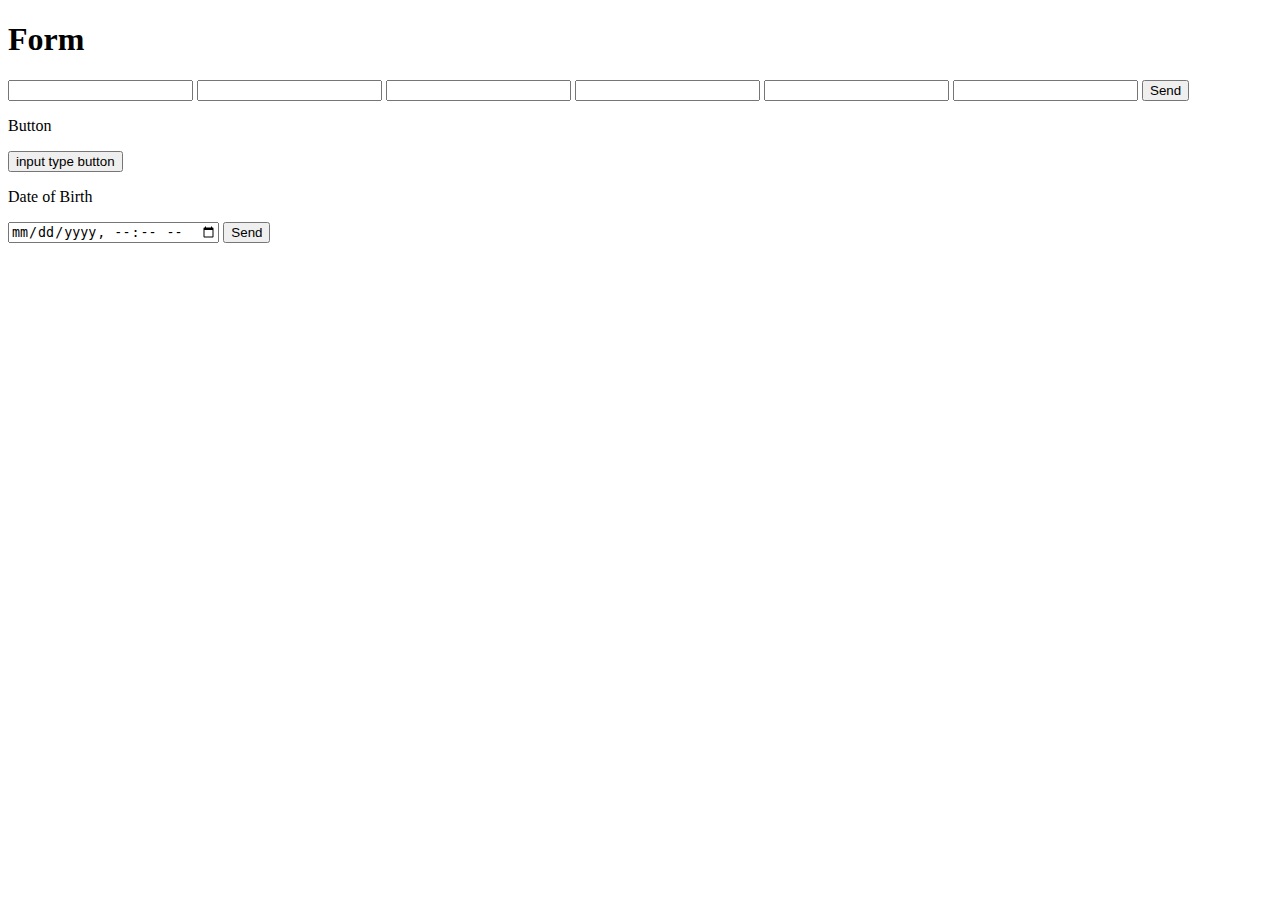
<file: HTML-Session2/index.html>
<!DOCTYPE html>
<html lang="en">
<head>
    <meta charset="UTF-8">
    <meta http-equiv="X-UA-Compatible" content="IE=edge">
    <meta name="viewport" content="width=device-width, initial-scale=1.0">
    <title>Formulario de html</title>
    
</head>
<body>
    <h1>Form</h1>

    <form action="/resgiter" method="GET">
        <input type="text" name="name"> 
        <input type="text" lastname="lastname">
        <input type="email" email="email">
        <input type="text" adress="adress">
        <input type="text" username="username">
        <input type="number" number="Phone Numer" maxlength="9">
        <button>Send</button>
    </form>

    <div>
        <p>Button</p>
        <input type="button" value="input type button"
        butt
    </div>
    
    <div>
        <p>Date of Birth</p>
        <input type="datetime-local" value="DOB">
        <button>Send</button>
    </div>
    
</body>
</html>
</file>
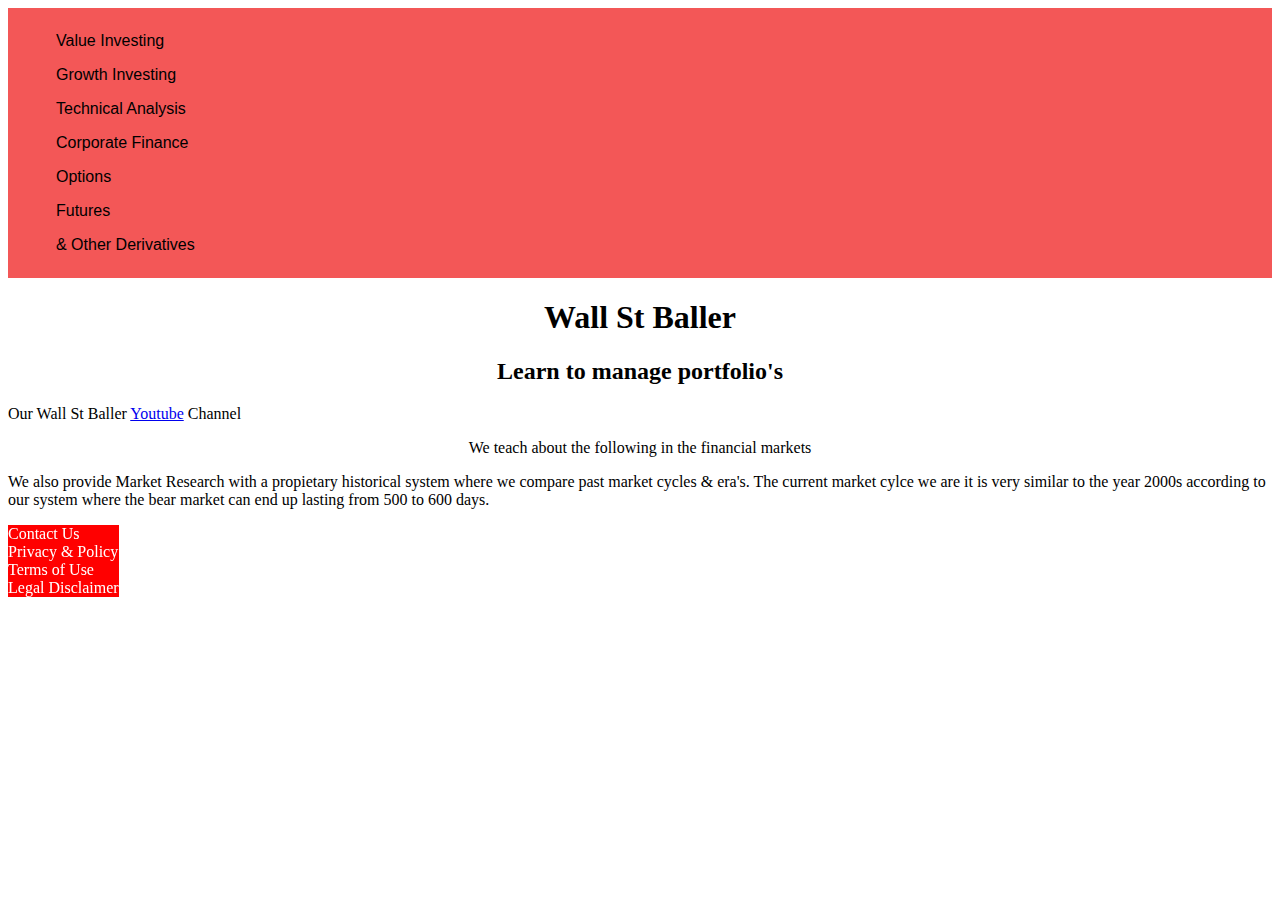
<file: Session 1 HTML-CSS/index.html>
<!DOCTYPE html>
<html lang="en">
<head class>
    <meta charset="UTF-8">
    <meta http-equiv="X-UA-Compatible" content="IE=edge">
    <meta name="viewport" content="width=device-width, initial-scale=1.0">
    <title>Document</title>
    <link rel="stylesheet" href="style.css">
</head>
<body class="small-logo background-theme">
    <nav class="navbar">
        <ul>Value Investing</ul>
        <ul>Growth Investing </ul>
        <ul>Technical Analysis</ul>
        <ul>Corporate Finance</ul>
        <ul>Options</ul>
        <ul>Futures</ul>
        <ul>& Other Derivatives</ul>
        
    </nav>
    <div>
    <h1 class="title">Wall St Baller</h1>
    <h2 class="title">Learn to manage portfolio's</h2>
    <p>
       Our Wall St Baller <a href="https://www.youtube.com/channel/UCpXV--mewPHswyv6pv-So8A">Youtube</a> Channel
    </p>
    
    </div>
<div>
    <p class="paragraphs">We teach about the following in the financial markets</p>
<p> We also provide Market Research with a propietary historical system where we compare past market cycles & era's. The current market cylce we are it is very similar to the year 2000s according to our system where the bear market can end up lasting from 500 to 600 days.</p>
</div>
<div class="footer">
    <footer>Contact Us</footer>
    <footer>Privacy & Policy</footer>
    <footer>Terms of Use</footer>
    <footer>Legal Disclaimer</footer>
</div>
</body>
</html>
</file>
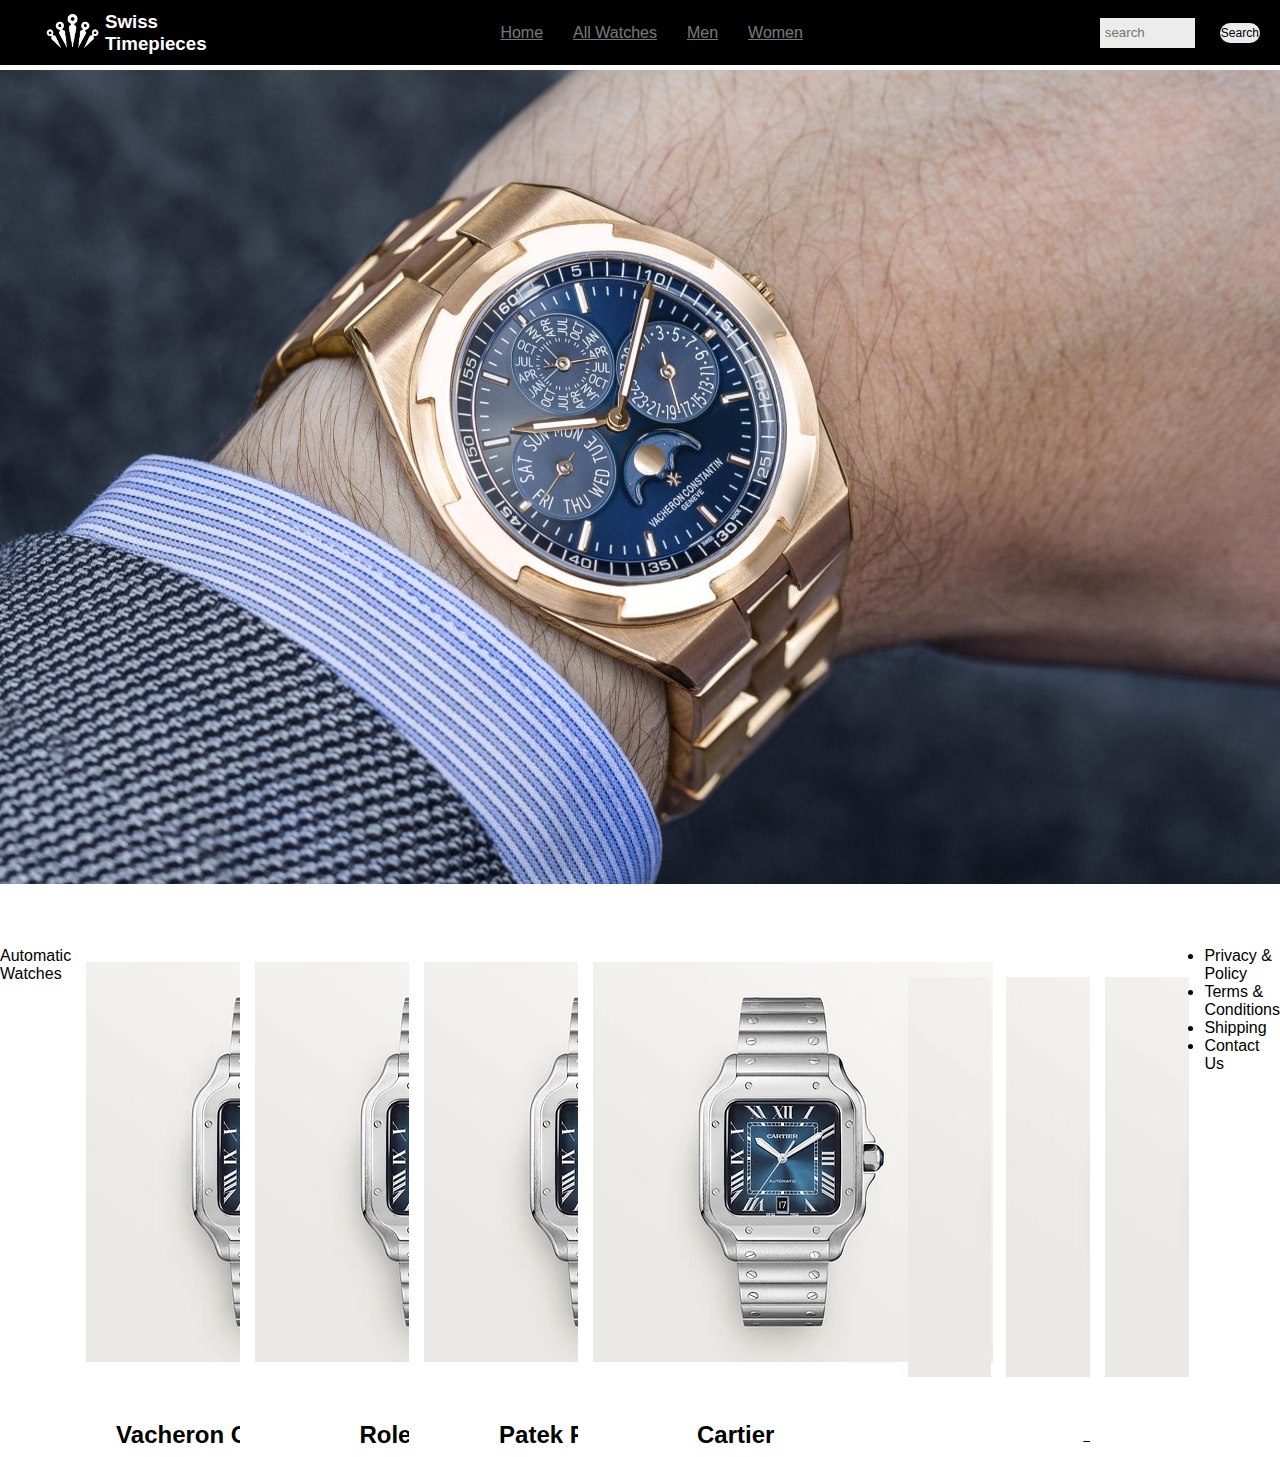
<file: Session 3/index.html>
<!DOCTYPE html>
<html lang="en">
<head>
    <meta charset="UTF-8">
    <meta http-equiv="X-UA-Compatible" content="IE=edge">
    <meta name="viewport" content="width=device-width, initial-scale=1.0">
    <title>Document</title>
    <link rel="stylesheet" href="products.css">
    <link rel="stylesheet" href="navbar.css">
</head>
<body>
    <!--Nav Bar & Search Bar-->
    
    <header>
        <div>
            <nav class="navbar">
                    <div class="nav-items">
                        <img src="pride & pinion.png" alt="logo" class="brandlogo">
                        <h3>Swiss Timepieces</h3>
                        <ul class="links-container">
                            <li class="link-item"><a href="#" class="link">Home</a></li>
                            <li class="link-item"><a href="#" class="link">All Watches</a></li>
                            <li class="link-item"><a href="#" class="link">Men</a></li>
                            <li class="link-item"><a href="#" class="link">Women</a></li>
                        </ul>
                        <div class="search">
                            <input type="text" class="search-box" placeholder="search">
                            <button class="search-button">Search</button>
                        </div>
                    </div>
            </nav>
        </div>
    </header>
    <!--Product card Slider-->
         <div class="content" class="slider">
            <img src="Vacheron constantin slider content.jpeg" alt="slidercontent" class="silderimage">
            <p class="sub-heading">True Class</p>
         </div>
    <section class="product">
        <h2 class="product-category"></h2>
    </section>
    

    <!--Product section-->
<section class="product-section">
    <p>Automatic Watches</p>
    <div class="product-container">
        <div class="product-card">
            <div class="product-image">
                <img src="Cartier Santos CRWSSA0030.webp" class="product-thumbnail" alt="">
                <button class="card-button">Add to cart</button>
            </div>
            <div class="product info">
                <h2 class="product-brand">Vacheron Constantin</h2>
                <p class="product-short-description">Swiss Watch</p>
                <span clas="price">$150.000</span>
            </div>

        </div>
    </div>
    <div class="product-container">
        <div class="product-card">
            <div class="product-image">
                <img src="Cartier Santos CRWSSA0030.webp" class="product-thumbnail" alt="">
                <button class="card-button">Add to cart</button>
            </div>
            <div class="product info">
                <h2 class="product-brand">Rolex</h2>
                <p class="product-short-description">Swiss Watch</p>
                <span clas="price">$15.000</span>
            </div>

        </div>
    </div>
    <div class="product-container">
        <div class="product-card">
            <div class="product-image">
                <img src="Cartier Santos CRWSSA0030.webp" class="product-thumbnail" alt="">
                <button class="card-button">Add to cart</button>
            </div>
            <div class="product info">
                <h2 class="product-brand">Patek Philipe</h2>
                <p class="product-short-description">Swiss Watch</p>
                <span clas="price">$90.000</span>
            </div>

        </div>
    </div>
    <div class="product-container">
        <div class="product-card">
            <div class="product-image">
                <img src="Cartier Santos CRWSSA0030.webp" class="product-thumbnail" alt="">
                <button class="card-button">Add to cart</button>
            </div>
            <div class="product info">
                <h2 class="product-brand">Cartier</h2>
                <p class="product-short-description">Swiss Watch</p>
                <span clas="price">$15.000</span>
            </div>

        </div>
        <div class="product-container">
            <div class="product-card">
                <div class="product-image">
                    <img src="Cartier Santos CRWSSA0030.webp" class="product-thumbnail" alt="">
                    <button class="card-button">Add to cart</button>
                </div>
                <div class="product info">
                    <h2 class="product-brand">Rolex</h2>
                    <p class="product-short-description">Swiss Watch</p>
                    <span clas="price">$15.000</span>
                </div>
    
            </div>
        </div>
        <div class="product-container">
            <div class="product-card">
                <div class="product-image">
                    <img src="Cartier Santos CRWSSA0030.webp" class="product-thumbnail" alt="">
                    <button class="card-button">Add to cart</button>
                </div>
                <div class="product info">
                    <h2 class="product-brand">Patek Philipe</h2>
                    <p class="product-short-description">Swiss Watch</p>
                    <span clas="price">$90.000</span>
                </div>
    
            </div>
        </div>
        <div class="product-container">
            <div class="product-card">
                <div class="product-image">
                    <img src="Cartier Santos CRWSSA0030.webp" class="product-thumbnail" alt="">
                    <button class="card-button">Add to cart</button>
                </div>
                <div class="product info">
                    <h2 class="product-brand">Cartier</h2>
                    <p class="product-short-description">Swiss Watch</p>
                    <span clas="price">$15.000</span>
                </div>
    
            </div>
        </div>
    </div>
    <Footer class="footer">
        <ul>
            <li>Privacy & Policy</li>
            <li>Terms & Conditions</li>
            <li>Shipping</li>
            <li>Contact Us</li>
        </ul>
    </Footer>


    </section>

    <!--<div>
        <link rel="stylesheet" href="products.css">
    <div class="products row1">
        <p>Tissot Prx Powermatic 80</p>
        <img src="tissot product 1.webp" alt="Tissot Prx">
    </div>
    <div class="products row1">
        <p>Patek Phillipe Nautilus 5711/1A-010</p>
        <img src="Patek Phillipe.webp" alt="Patek Phillipe">
    </div>
    <div class="products row1">
        <p>Rolex Submariner</p>
        <img src="Rolex Submariner m124060-0001.jpg.crdownload" alt="Rolex Submariner">
    </div>
    <div class="products row1">
        <p>Vacheron Constantin Overseas</p>
        <img src="Vacheron Constantin Overseas.png" alt="Vacheron Overseas">
    </div>
    <div class="products row2">
        <p>Tudor Black Bay Fifty-Eight</p>
        <img src="tudor black bay.jpg" alt="Tudor Black Bay 58">
    </div>
    <div class="products row2">
        <p>Audemars Piguet Royal Oak Green Chornograph</p>
        <img src="audemars-piguet-royal-oak-selfwinding-chronograph-26240oroo1320or04-800x1282.webp" alt="Audemars Piguet Royal Oak">
    </div>
    <div class="products row2">
        <p>Rolex Daytona Comsograph Oystersteel - M116500LN-0001</p>
        <img src="m116500ln-0001 Rolex Daytona.png" alt="">
    </div>
    <div class="products row2">
        <p>Cartier Santos Blue Dial</p>
        <img src="Cartier-Santos-de-Cartier-40mm-Automatic-Movement-Silver-Dial-Mens-WatchWSSA0009WSSA0018.jpg" alt="">
    </div>
    </div>

<div>
    <Footer>
        <ul>Privacy & Policy</ul>
        <ul>Terms & Conditions</ul>
        <ul>Shipping</ul>
        <ul>Contact Us</ul>
    </Footer>
</div>
</body>
</html>
</file>
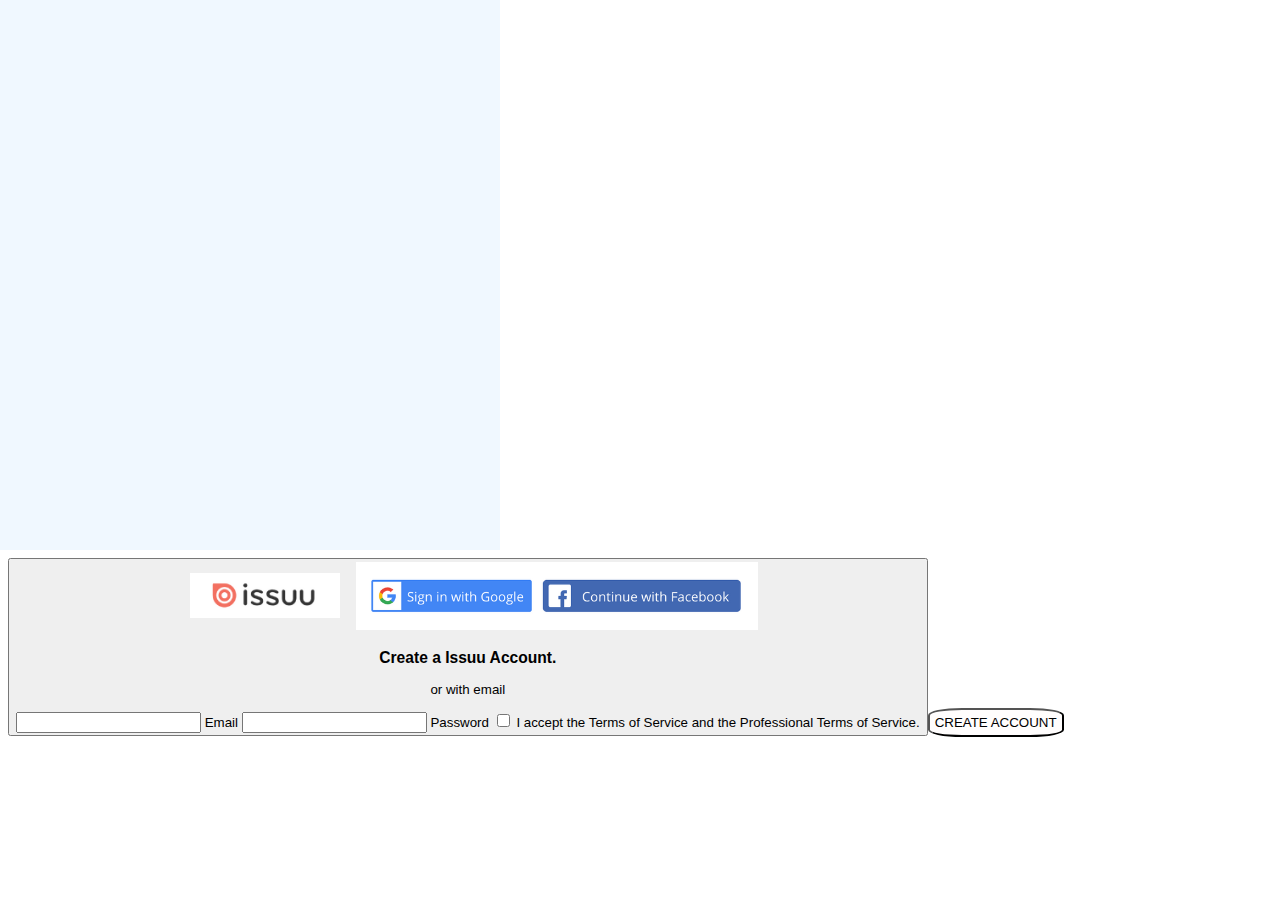
<file: HTML-Session2/formulario.html>
<!DOCTYPE html>
<html lang="en">
<head class="box">
    <meta charset="UTF-8">
    <meta http-equiv="X-UA-Compatible" content="IE=edge">
    <meta name="viewport" content="width=device-width, initial-scale=1.0">
    <title>HTML Forms</title>
    <link rel="stylesheet" href="style.css">
</head>
<button>
    <div class="outerlayer">
    <img src="Issuu logo .png" alt="logo" class="logo">
    <img src="sign in with google or Facebook.png" alt="signin" class="signin">
    <form action="register" method="get"></form>
    <h3>Create a Issuu Account.</h3>
    <p>or with email</p>
    <input type="email" email="email" class="info">
    <label for="email" email="email" id="email" name="email"></label>Email</label>
    <input type="password" password="password" class="info">
    <label for="password" password="password" id="password" name="password">Password</label>
    <input type="checkbox" checkbox="checkbox" id="checkbox1" name="checkbox1" class="checkbox1">
    <label for="checkbox1">I accept the Terms of Service and the Professional Terms of Service.</label>
    <button type="button" class="button">CREATE ACCOUNT</button>
    </div>
</body>
</html>
</file>
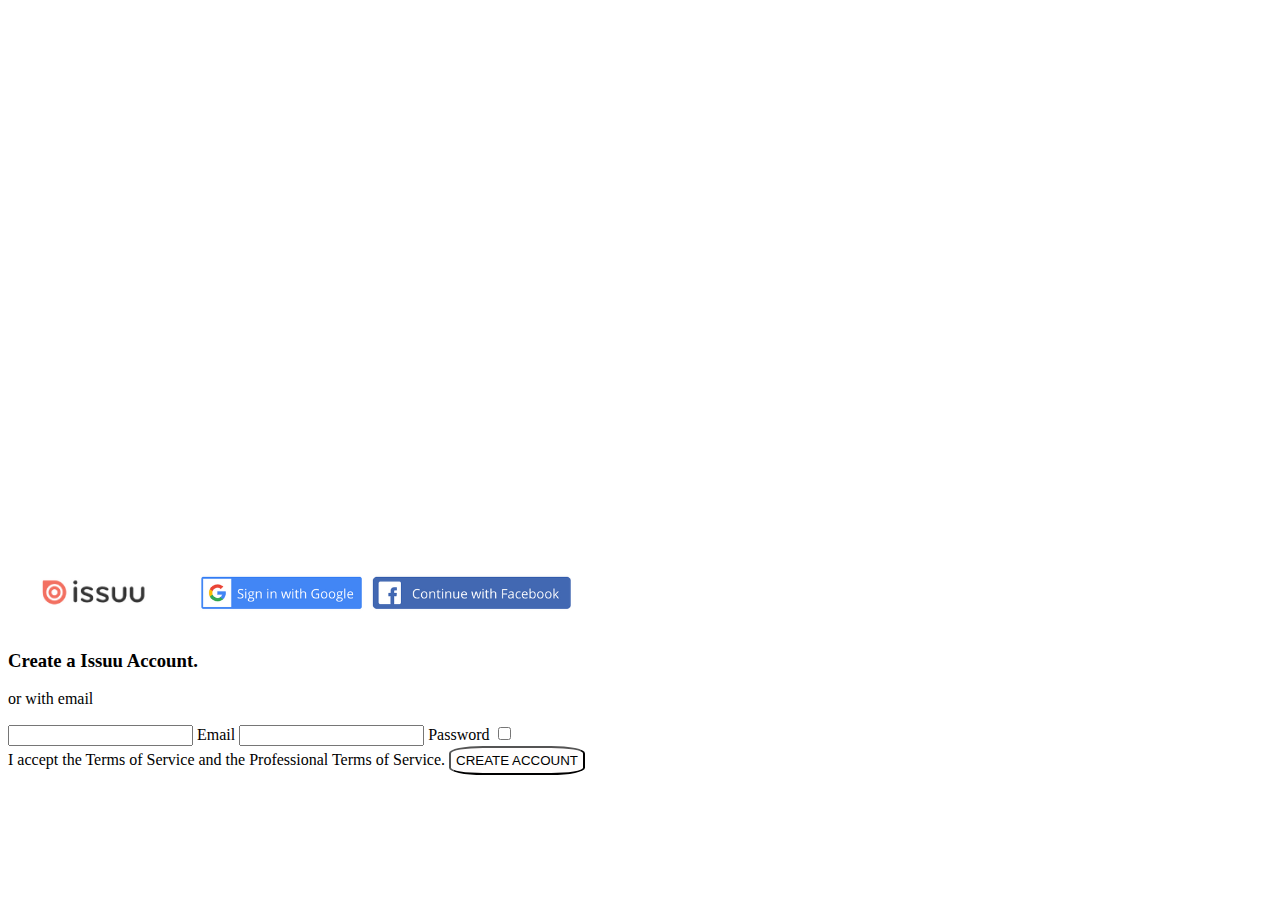
<file: HTML-Session2/formularioTissu.html>
<!DOCTYPE html>
<html lang="en">
<head class="box">
    <meta charset="UTF-8">
    <meta http-equiv="X-UA-Compatible" content="IE=edge">
    <meta name="viewport" content="width=device-width, initial-scale=1.0">
    <title>HTML Forms</title>
    <link rel="stylesheet" href="styleTissu.css">
</head>
<body>
    <div class="outerlayer">
    <img src="Issuu logo .png" alt="logo" class="logo">
    <img src="sign in with google or Facebook.png" alt="signin" class="signin"/>

    <div>
    <form action="register" method="get">
    <h3>Create a Issuu Account.</h3>
    <p>or with email</p>
    </div>

    

    <div>
    <input type="email" email="email" class="info">
    <label for="email" email="email" id="email" name="email"></label>Email</label>
    <input type="password" password="password" class="info">
    <label for="password" password="password" id="password" name="password">Password</label>
    <input type="checkbox" checkbox="checkbox" id="checkbox1" name="checkbox1" class="checkbox1">

    </div>

    <div>
    <label for="checkbox1">I accept the Terms of Service and the Professional Terms of Service.</label>
    <button type="button" class="button">CREATE ACCOUNT</button>
    </div>
    </div>
</form>
</body>
</html>
</file>
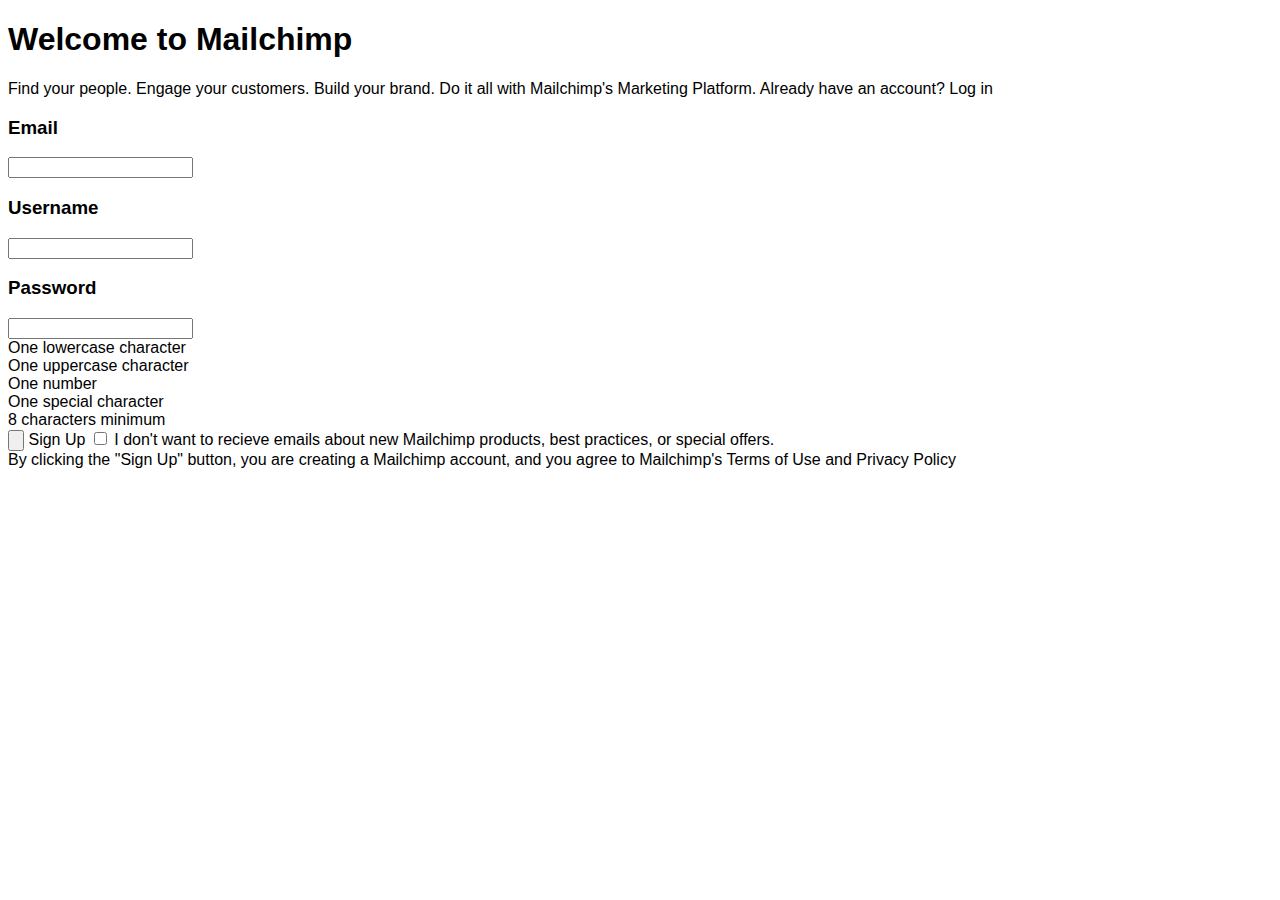
<file: HTML-Session2/IndexMailchimp.html>
<!DOCTYPE html>
<html lang="en">
<head>
    <meta charset="UTF-8">
    <meta http-equiv="X-UA-Compatible" content="IE=edge">
    <meta name="viewport" content="width=device-width, initial-scale=1.0">
    <link rel="stylesheet" href="stylechimp.css">
    <title>Document</title>
</head>
<body class="body">
    <div>
        <h1>Welcome to Mailchimp</h1>
        <p>Find your people. Engage your customers. Build your brand. Do it all with Mailchimp's Marketing Platform. Already have an account? Log in</p>
    </div>
    <div>
        <form action="register" method="get"></form>
        <h3>Email</h3>
        <input type="email" email="email">
        <h3>Username</h3>
        <input type="text" username="username">
        <h3>Password</h3>
        <input type="password" password="password">
    </div>
    <div class="bulletpoints">
        <li>One lowercase character</li>
        <li>One uppercase character</li>
        <li>One number</li>
        <li>One special character</li>
        <li>8 characters minimum</li>
    </div>
    <div>
        <input type="button" button="button">
        <label for="button">Sign Up</label>
        <input type="checkbox" checkbox="checkbox">
        <label for="checkbox"> I don't want to recieve emails about new Mailchimp products, best practices, or special offers.</label>
    </div>
    <div>
        <footer>By clicking the "Sign Up" button, you are creating a Mailchimp account, and you agree to Mailchimp's Terms of Use and Privacy Policy</footer>
    </div>
    
</body>
</html>
</file>
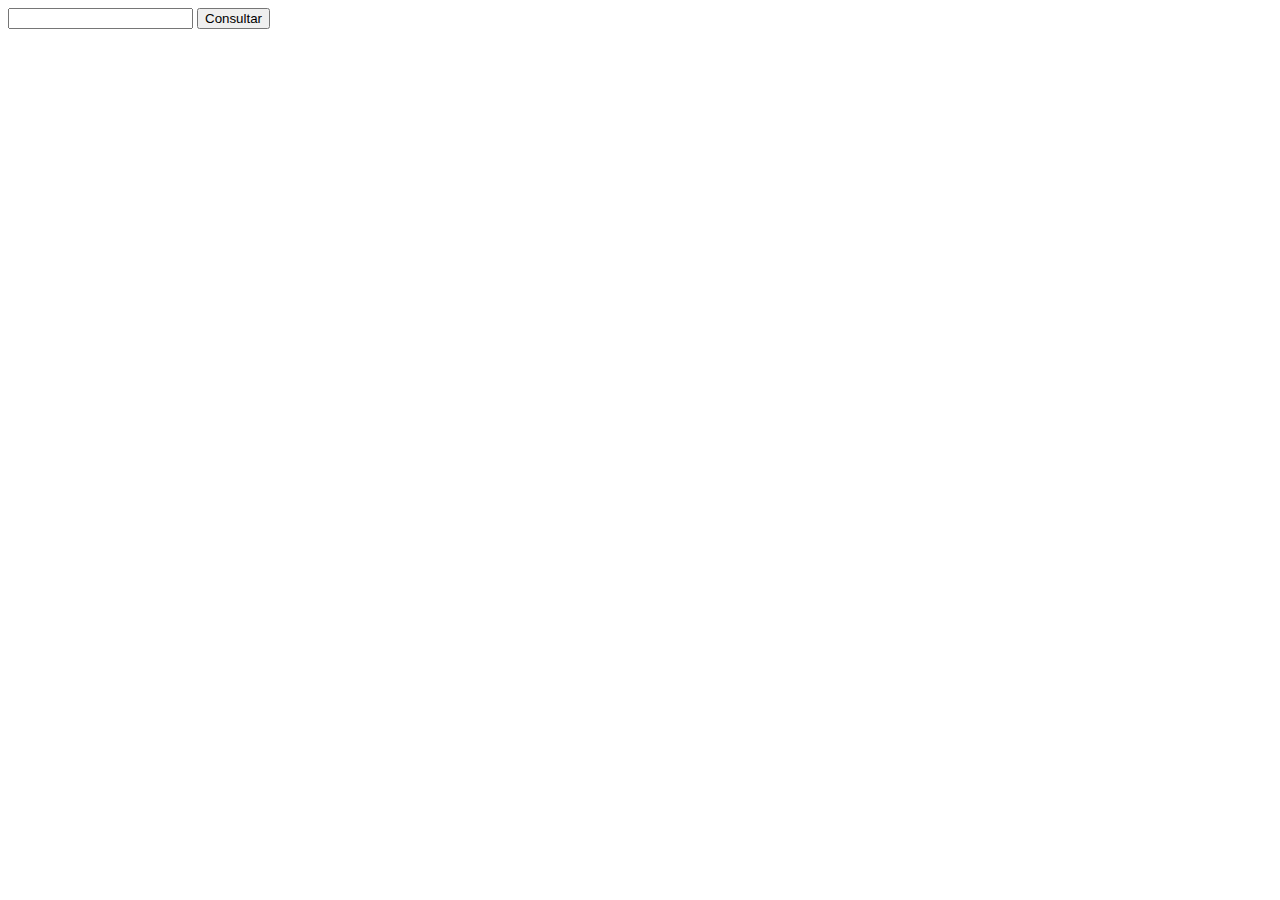
<file: Javascript/Asynchronous.html>
<!DOCTYPE html>
<html lang="en">
<head>
    <meta charset="UTF-8">
    <meta name="viewport" content="width=device-width, initial-scale=1.0">
    <title>Document</title>
    <script src="Asynchronous.js" defer></script>
</head>
<body>
    <input type="text">
    <button>Consultar</button>
</body>
</html>
</file>
<file: Session 1 HTML-CSS/style.css>
.navbar{
    flex: auto;
    display: block;
    padding: 8px;
    color: black;
    background-color: rgb(243, 87, 87);
    font-family: 'Franklin Gothic Medium', 'Arial Narrow', Arial, sans-serif;
}
.small-logo{
border-image-source: url(https://pbs.twimg.com/profile_images/1489224924547985410/ddUQ24Ai_400x400.jpg);
}
.background-theme{
    background-image: url(https://img.freepik.com/vector-gratis/concepto-mercado-valores-toro-oso_1017-9634.jpg?w=826&t=st=1664229445~exp=1664230045~hmac=702cfacb5d5162373f87b2c786e42a497142c9edc10dde042dab67f0d62f6f4b);
    background-repeat: no-repeat center center fixed;
    -webkit-background-size: cover;
    -moz-background-size: cover;
    -moz-background-size: cover ;
    background-size: cover;
    }
.title{
    text-align: center;
}
.paragraphs{
    text-align: center;
}
.footer{
    position: fixed;
    background-color: red;
    color: white;
    width: auto;
}
</file>
<file: Session 3/products.css>
.product-section{
    display: flex;
    max-width: 100%;

}
.product-container{
    padding: 15px;
    display: flex;
    overflow-x: auto;
    scroll-behavior: smooth;
}
.product-container::-webkit-scrollbar{
    display: none;
}

.product-card{
    flex: 0 0 auto;
    width: 300px;
    height: 450px;
    margin-right: 40;
    display: flex;
    flex-wrap: wrap;
    justify-content: space-around;
}
.product.image{
    position: relative;
    width: 100%;
    height: 350px;
    overflow: hidden;

}
.product.thumbnail{
    width: 100%;
    height: 350px;
    object-fit: cover;
    object-fit: contain;
    object-position: center;
}
.card-button{
    bottom: 10px;
    left: 50%;
    transform: translateX(-50%);
    padding: 10px;
    width: 90%;
    text-transform: capitalize;
    border: none;
    outline: none;
    background-color: #fff;
    border-radius: 5px;
    transition: 0.5s;
    cursor: pointer;
    opacity: 0;
}
.product-card:hover .card-button{
    opacity: 1;
}
.product-info{
    width: 100px;
    height: 100px;
    padding-top: 10px
}
.prdouct-brand{
    text-transform: uppercase;
}
.product-short-description{
    width: 100%;
    height: 20px;
    line-height: 20px;
    overflow: hidden;
    opacity: 0.5s;
    text-transform: capitalize;
    margin: 5px 0;
}
.price{
    font-weight: 900;
    font-size: 20px;
}
.actual-price{
    margin-left: 20px;
    opacity: 0.5;
    text-decoration: line-through;
}
</file>
<file: Session 3/navbar.css>
*{
    margin: 0;
    padding: 0;
    box-sizing: border-box;
    font-family: sans-serif;
}
.navbar{
    top: 0;
    left: 0;
    width: 100%;
    background-color: rgb(0, 0, 0);
    z-index: 9;
    margin-bottom: 22px;
}
.nav{
    padding: 10px 10vw;
    display: flex;
    justify-content: space-between;
}
.brandlogo{
    height: 65px;
    margin-left: 40px;
}
.nav-items{
    display: flex;
    align-items: center;
    justify-content: space-between;
    color: white;
}
.search{
    display: flex;


}
.search-box{
    width: 100%;
    height: 50px;
    padding: 5px;
    border-radius: 20%;
    border: 10px solid;
    background: none;
    background-color: rgb(236, 236, 236);
    outline: none;
    margin-right: 30px;
    color: black;
    margin-right: 15px;
}
.search-button{
    width: 40%;
    height: 20px;
    padding: 10 20px;
    border: none;
    cursor: pointer;
    background: rgb(235, 235, 235);
    color: black;
    font-size: 12px;
    border-radius: 10px;
    margin-right: 20px;
    margin-top: 15px;
    
}
.links-container{
    width: 100%;
    display: flex;
    padding: 10px;
    justify-content: center;
    list-style: none;
    
}
.link{
    text-transform: capitalize;
    padding: 0 10px;
    margin: 0 5px;
    color: rgb(236, 236, 236);
    opacity: 0.5;
    transition: .5s;
}
.link:hover{
    opacity: 1;
}
.content{
    width: 100%;
    height: calc(100vh - 120px);
    background-image: none;
    background-size: cover;
    display: flex;
    justify-content: center;
    align-items: center;
}
.sliderimage{
    height: 150px;
    display: block;
    margin: auto;
}
.subheading{
    margin-top: 10px;
    text-align: center;
    color: aqua;
    text-transform: capitalize;
    font-size: 35px;
    font-weight: 300;
}
.product{
    position: relative;
    overflow: hidden;
    padding: 20px 0;
}
.product-category{
    padding: 0 10vw;
    font-size: 30px;
    font-weight: 500;
    margin-bottom: 40px;
    text-transform: capitalize;
}
.footer{
    display: flex;
    justify-content: space-around;
}
</file>
<file: HTML-Session2/style.css>
.box{
    background-color: aliceblue;
    height: 500px;
    width: 500px;
    padding-bottom: 50px;
    display: flex;
    flex-wrap: wrap;

}
.logo{
    width: 150px;
    height: 45px;
    margin: 12px;
    text-align: left;
    
}
.outerlayer{
    margin: 20px, 20px, 20px ,20px;
}
.signin{
    text-align: center;
}
.info{
    flex: auto;
}
.button{
    background-color: rgb(255, 253, 253);
    padding: 5px;
    text-align: center;
    border-radius: 25%;
}
</file>
<file: HTML-Session2/styleTissu.css>
.box{
    height: 500px;
    width: 500px;
    padding-bottom: 50px;
    display: flex;
    flex-wrap: wrap;

}
.logo{
    width: 150px;
    height: 45px;
    margin: 12px;
    text-align: left;
    
}
.outerlayer{
    margin: 20px, 20px, 20px ,20px;
}
.signin{
    text-align: center;
}
.info{
    flex: auto;
}
.button{
    background-color: rgb(255, 253, 253);
    padding: 5px;
    text-align: center;
    border-radius: 25%;
}
</file>
<file: HTML-Session2/stylechimp.css>
.body{
    font-family: sans-serif;
}
.bulletpoints{
    flex: auto;
}
</file>
